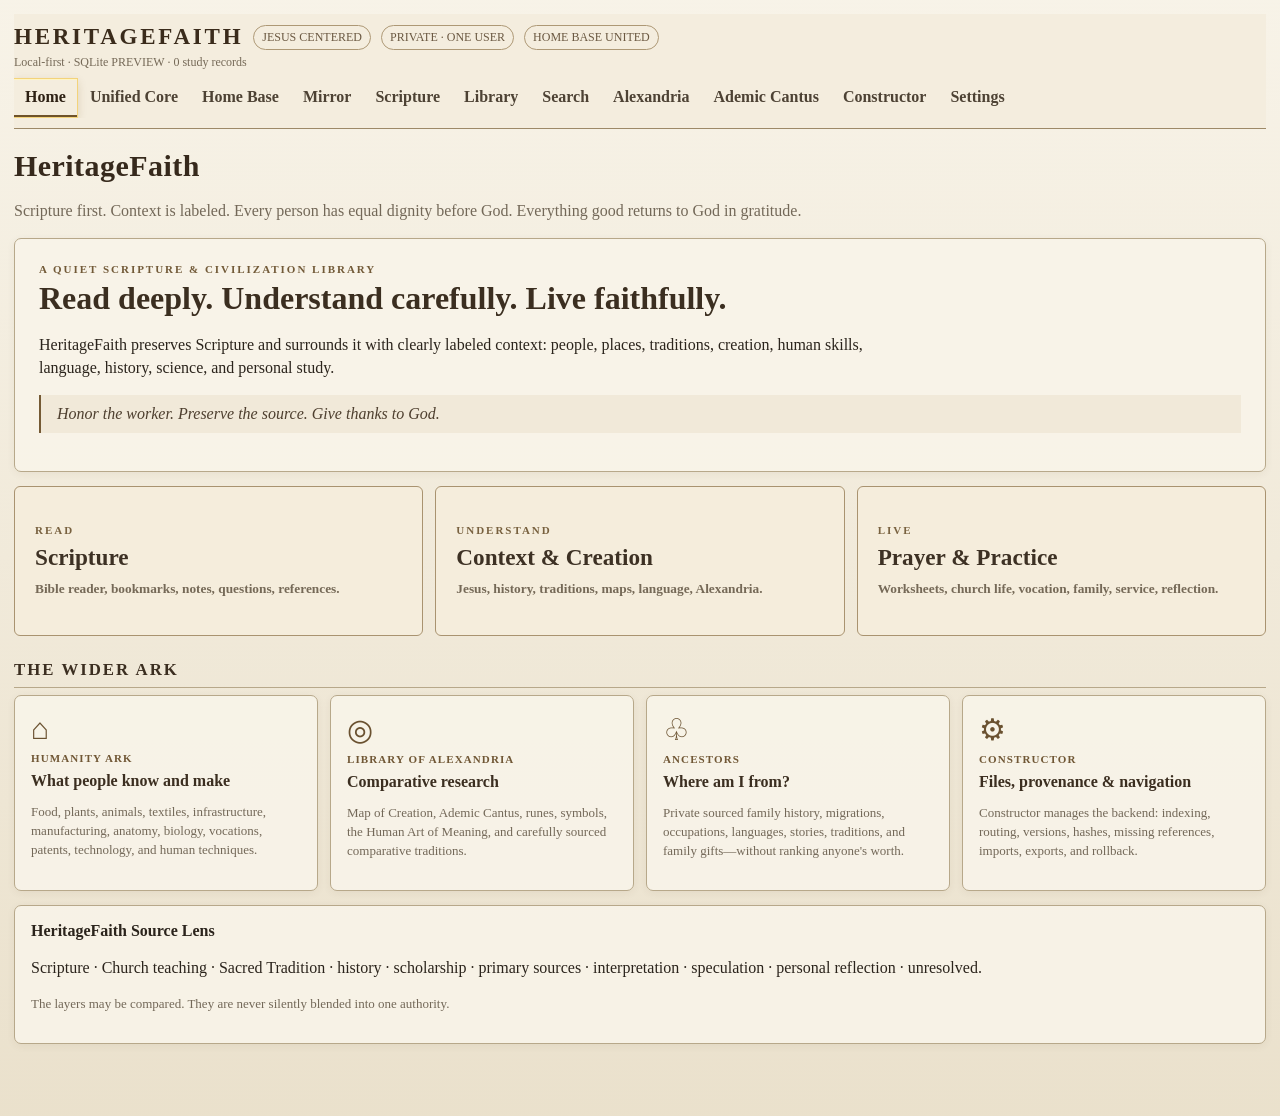
<file: app/src/main/assets/index.html>
<!doctype html>
<html lang="en">
<head>
<meta charset="utf-8">
<meta name="viewport" content="width=device-width,initial-scale=1,viewport-fit=cover">
<meta name="theme-color" content="#eee6d5">
<title>HeritageFaith</title>
<link rel="stylesheet" href="styles.css">
</head>
<body>
<div id="app" class="app">
  <header class="top">
    <div class="brandrow"><div class="brand">HERITAGEFAITH</div><span class="badge">JESUS CENTERED</span><span class="badge">PRIVATE · ONE USER</span><span class="badge">HOME BASE UNITED</span></div>
    <div id="runtimeStatus" class="status">Starting local runtime…</div>
    <nav id="nav" class="nav" aria-label="Primary"></nav>
  </header>
  <main id="view" tabindex="-1"><div class="card"><b>Opening HeritageFaith…</b><p class="muted">Preparing HeritageFaith, Home Base, Constructor, and your private library.</p></div></main>
</div>
<div id="toast" class="toast" role="status" aria-live="polite"></div>
<dialog id="sevenLeavesDialog" class="study-dialog"><form method="dialog" id="sevenLeavesForm" class="form"><div class="row"><div class="grow"><div class="tag">SEVEN COMMENTARY LEAVES</div><h2 id="sevenLeavesTitle">Passage study</h2><div id="sevenLeavesSubtitle" class="small muted"></div></div><button value="cancel" type="button" id="sevenLeavesClose">×</button></div><div id="sevenLeavesBody"></div><div class="actions"><button value="cancel" type="button" id="sevenLeavesDone">Done</button></div></form></dialog>
<dialog id="recordDialog"><form method="dialog" id="recordForm" class="form"><h2 id="recordDialogTitle">Record</h2><input type="hidden" id="recordId"><input type="hidden" id="recordType"><label>Title<input id="recordTitle" required maxlength="180"></label><label>Details<textarea id="recordBody" maxlength="50000"></textarea></label><label>Metadata JSON<textarea id="recordMeta" class="mono">{}</textarea></label><div class="actions"><button value="cancel" type="button" id="recordCancel">Cancel</button><button class="primary" value="save" type="submit">Save</button></div></form></dialog>
<script src="faith/faith-worksheets.js"></script>
<script src="faith/public-study-data.js"></script>
<script src="faith/jesus-study-data.js"></script>
<script src="faith/foundation-data.js"></script>
<script src="preview-bridge.js"></script>
<script src="app.js"></script>
</body>
</html>
</file>
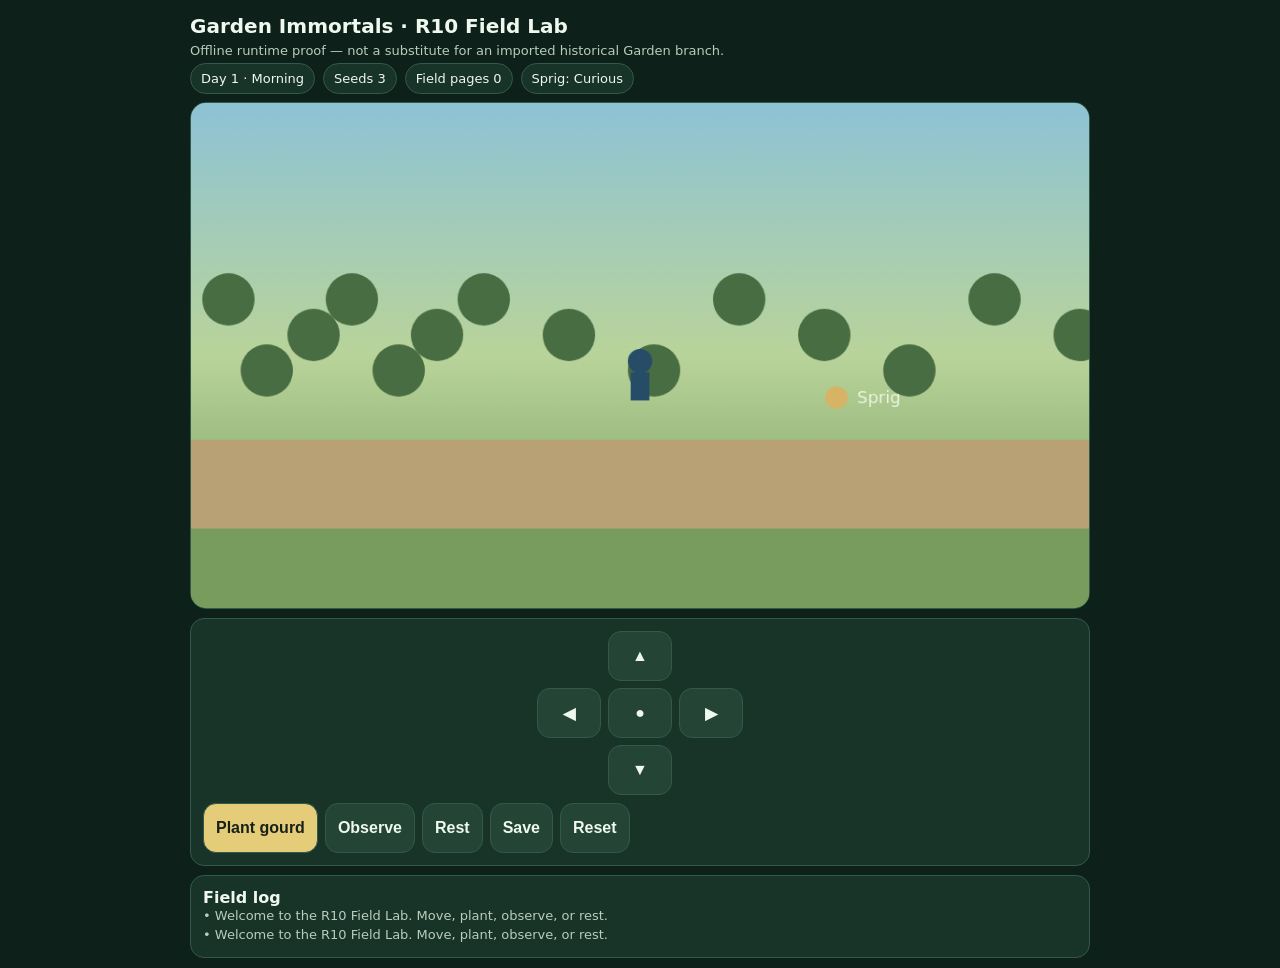
<file: app/src/main/assets/garden-test/index.html>
<!doctype html>
<html lang="en">
<head>
<meta charset="utf-8"><meta name="viewport" content="width=device-width,initial-scale=1,viewport-fit=cover"><meta name="theme-color" content="#0d2019">
<title>Garden Immortals — R10 Field Lab</title>
<style>
:root{color-scheme:dark;font-family:system-ui,sans-serif;--p:#0d2019;--c:#183328;--l:#33594a;--t:#eef8ef;--m:#b8cdbd;--a:#e5cc78}*{box-sizing:border-box}body{margin:0;background:var(--p);color:var(--t)}main{max-width:920px;margin:auto;padding:10px}.hud{display:flex;gap:8px;flex-wrap:wrap;margin-bottom:8px}.chip{background:var(--c);border:1px solid var(--l);border-radius:99px;padding:7px 10px;font-size:13px}.stage{position:relative;border:1px solid var(--l);border-radius:16px;overflow:hidden;background:#98b778;min-height:330px}canvas{width:100%;display:block;aspect-ratio:16/9;background:#88ad70}.panel{background:var(--c);border:1px solid var(--l);border-radius:14px;padding:12px;margin-top:9px}.controls{display:grid;grid-template-columns:repeat(3,64px);justify-content:center;gap:7px}.controls button,.actions button{min-height:50px;border:1px solid var(--l);border-radius:13px;background:#244535;color:var(--t);font-weight:800;font-size:16px}.controls .blank{visibility:hidden}.actions{display:flex;gap:7px;flex-wrap:wrap;margin-top:8px}.actions button{padding:8px 12px}.actions .gold{background:var(--a);color:#182118}.log{max-height:130px;overflow:auto;font-size:13px;color:var(--m);line-height:1.45}.resting{opacity:.72}h1{font-size:20px;margin:4px 0}p{margin:5px 0}.small{font-size:13px;color:var(--m)}
</style></head>
<body><main>
<h1>Garden Immortals · R10 Field Lab</h1><p class="small">Offline runtime proof — not a substitute for an imported historical Garden branch.</p>
<div class="hud"><span class="chip" id="day">Day 1 · Morning</span><span class="chip" id="seed">Seeds 3</span><span class="chip" id="pages">Field pages 0</span><span class="chip" id="mood">Sprig: Curious</span></div>
<div class="stage"><canvas id="world" width="960" height="540" aria-label="Garden field"></canvas></div>
<div class="panel"><div class="controls"><button class="blank">.</button><button data-move="up">▲</button><button class="blank">.</button><button data-move="left">◀</button><button id="center">●</button><button data-move="right">▶</button><button class="blank">.</button><button data-move="down">▼</button><button class="blank">.</button></div><div class="actions"><button id="plant" class="gold">Plant gourd</button><button id="observe">Observe</button><button id="rest">Rest</button><button id="save">Save</button><button id="reset">Reset</button></div></div>
<div class="panel"><b>Field log</b><div id="log" class="log"></div></div>
<script>
(()=>{'use strict';
const C=document.getElementById('world'),x=C.getContext('2d'),logEl=document.getElementById('log');
const base={px:480,py:300,seeds:3,pages:0,day:1,tick:0,resting:false,plants:[],logs:['Welcome to the R10 Field Lab. Move, plant, observe, or rest.']};
let s={...base,plants:[],logs:[...base.logs]};try{let q=JSON.parse(localStorage.getItem('r10-garden-field')||'null');if(q&&typeof q==='object')s={...s,...q,plants:Array.isArray(q.plants)?q.plants:[],logs:Array.isArray(q.logs)?q.logs:base.logs}}catch{}
function note(t){s.logs.unshift(t);s.logs=s.logs.slice(0,30);logEl.innerHTML=s.logs.map(v=>`<div>• ${String(v).replace(/[&<>]/g,c=>({'&':'&amp;','<':'&lt;','>':'&gt;'}[c]))}</div>`).join('')}
function hud(){document.getElementById('day').textContent=`Day ${s.day} · ${s.resting?'Resting':s.tick%3===0?'Morning':s.tick%3===1?'Afternoon':'Evening'}`;document.getElementById('seed').textContent=`Seeds ${s.seeds}`;document.getElementById('pages').textContent=`Field pages ${s.pages}`;document.getElementById('mood').textContent=`Sprig: ${s.resting?'Resting':'Curious'}`;document.body.classList.toggle('resting',s.resting)}
function draw(){x.clearRect(0,0,C.width,C.height);let g=x.createLinearGradient(0,0,0,C.height);g.addColorStop(0,'#8ec3d6');g.addColorStop(.5,'#b9d49a');g.addColorStop(1,'#6b9256');x.fillStyle=g;x.fillRect(0,0,C.width,C.height);x.fillStyle='#496d42';for(let i=0;i<14;i++){let tx=(i*91+40)%960,ty=210+(i%3)*38;x.beginPath();x.arc(tx,ty,28,0,Math.PI*2);x.fill()}x.fillStyle='#b8a174';x.fillRect(0,360,960,95);x.fillStyle='#789b5e';x.fillRect(0,455,960,85);for(const p of s.plants){x.fillStyle='#315d34';x.fillRect(p.x-3,p.y-23,6,23);x.fillStyle='#8dbe53';x.beginPath();x.arc(p.x-10,p.y-22,10,0,Math.PI*2);x.arc(p.x+10,p.y-20,10,0,Math.PI*2);x.fill()}x.fillStyle=s.resting?'#7a8c78':'#274c67';x.beginPath();x.arc(s.px,s.py-24,13,0,Math.PI*2);x.fill();x.fillRect(s.px-10,s.py-12,20,30);x.fillStyle='#d7b365';x.beginPath();x.arc(690,315,12,0,Math.PI*2);x.fill();x.fillStyle='#eaf4df';x.font='18px system-ui';x.fillText('Sprig',712,321);if(s.resting){x.fillStyle='#fff';x.font='20px system-ui';x.fillText('z z z',s.px+20,s.py-35)}}
function advance(){s.tick++;if(s.tick%9===0)s.day++;hud();draw()}
function move(dx,dy){if(s.resting){note('You are resting. Tap Rest again when you are ready to move.');return}s.px=Math.max(25,Math.min(935,s.px+dx));s.py=Math.max(250,Math.min(435,s.py+dy));advance()}
document.querySelectorAll('[data-move]').forEach(b=>b.onclick=()=>({up:()=>move(0,-22),down:()=>move(0,22),left:()=>move(-22,0),right:()=>move(22,0)})[b.dataset.move]());
document.getElementById('plant').onclick=()=>{if(s.resting)return note('Planting can wait until after rest.');if(s.seeds<1)return note('No seeds left in the field kit.');s.seeds--;s.plants.push({x:s.px,y:s.py+25});note('You planted a gourd seed. The garden can grow without forcing anyone to work.');advance()};
document.getElementById('observe').onclick=()=>{if(s.resting)return note('You quietly observe while resting. Nothing requires a task right now.');let d=Math.hypot(s.px-690,s.py-315);if(d<170){s.pages++;note('Field page recorded: Sprig approached voluntarily. No capture required.')}else note('Field note: grasses, path edges, and young trees. Move closer to Sprig for a creature observation.');advance()};
document.getElementById('rest').onclick=()=>{s.resting=!s.resting;note(s.resting?'You and Sprig take free time. Rest is a normal state, not a penalty.':'Rest finished when you chose to continue.');advance()};
document.getElementById('save').onclick=()=>{localStorage.setItem('r10-garden-field',JSON.stringify(s));note('Saved on this device.');hud();draw()};
document.getElementById('reset').onclick=()=>{if(confirm('Reset the Field Lab save?')){localStorage.removeItem('r10-garden-field');s={...base,plants:[],logs:[...base.logs]};note('Field Lab reset.');hud();draw()}};
document.addEventListener('keydown',e=>{if(e.key==='ArrowUp'||e.key==='w')move(0,-22);if(e.key==='ArrowDown'||e.key==='s')move(0,22);if(e.key==='ArrowLeft'||e.key==='a')move(-22,0);if(e.key==='ArrowRight'||e.key==='d')move(22,0)});
note(s.logs[0]);hud();draw();
})();
</script></main></body></html>
</file>
<file: app/src/main/assets/styles.css>
:root{color-scheme:dark;--bg:#071018;--panel:#0d1823;--panel2:#111f2c;--line:#25394b;--text:#edf4fb;--muted:#96a9bb;--accent:#efc866;--good:#82d9a3;--warn:#efbd79;--bad:#ef8f8f;font-family:Inter,system-ui,-apple-system,Segoe UI,sans-serif}
*{box-sizing:border-box}body{margin:0;background:var(--bg);color:var(--text);font-size:16px}button,input,textarea,select{font:inherit}button,.button{min-height:44px;border:1px solid var(--line);border-radius:12px;background:#172638;color:var(--text);padding:10px 13px;font-weight:700}button:active{transform:translateY(1px)}button.primary{background:var(--accent);color:#101820;border-color:transparent}button.ghost{background:transparent}.danger{border-color:#744;color:#ffcaca}input,textarea,select{width:100%;min-height:44px;background:#08131d;border:1px solid var(--line);color:var(--text);border-radius:10px;padding:10px 12px}textarea{min-height:100px;resize:vertical}a{color:#9ecbff}.app{max-width:1200px;margin:auto;padding:14px 14px 72px}.top{position:sticky;top:0;z-index:20;background:rgba(7,16,24,.96);backdrop-filter:blur(10px);padding:10px 0;border-bottom:1px solid var(--line)}.brandrow{display:flex;align-items:center;gap:10px;flex-wrap:wrap}.brand{font-weight:900;letter-spacing:.04em}.badge{font-size:12px;border:1px solid var(--line);border-radius:99px;padding:4px 8px;color:var(--muted)}.status{font-size:12px;color:var(--muted);margin-top:5px}.nav{display:flex;gap:7px;overflow-x:auto;padding:9px 0 1px;scrollbar-width:none}.nav button{white-space:nowrap;background:transparent;padding:8px 10px;min-height:38px}.nav button.active{border-color:var(--accent);color:var(--accent)}h1{font-size:25px;margin:20px 0 7px}h2{font-size:19px;margin:17px 0 7px}h3{font-size:16px;margin:8px 0}p{line-height:1.45}.muted{color:var(--muted)}.small{font-size:13px}.grid{display:grid;grid-template-columns:repeat(auto-fit,minmax(210px,1fr));gap:10px}.card{background:var(--panel);border:1px solid var(--line);border-radius:14px;padding:14px;min-width:0}.card.clickable{cursor:pointer}.card .tag{font-size:11px;color:var(--accent);font-weight:800;letter-spacing:.08em}.row{display:flex;gap:8px;align-items:center;flex-wrap:wrap}.grow{flex:1;min-width:180px}.actions{display:flex;gap:7px;flex-wrap:wrap;margin-top:10px}.metric{font-size:26px;font-weight:900}.form{display:grid;gap:9px}.split{display:grid;grid-template-columns:minmax(0,1fr) minmax(280px,.7fr);gap:12px}.mono,pre,code{font-family:ui-monospace,SFMono-Regular,Menlo,monospace}pre{white-space:pre-wrap;word-break:break-word;background:#061018;border:1px solid var(--line);border-radius:10px;padding:12px;max-height:420px;overflow:auto}.toast{position:fixed;left:50%;bottom:20px;transform:translateX(-50%);max-width:min(92vw,620px);background:#172638;border:1px solid var(--line);border-radius:12px;padding:11px 14px;z-index:99;display:none}.toast.show{display:block}.state{font-size:11px;font-weight:900;border-radius:99px;padding:4px 7px;border:1px solid var(--line)}.state.NATIVE{color:var(--good)}.state.DEVICE_ADAPTER{color:var(--warn)}.state.NETWORK_ADAPTER{color:#9ecbff}.state.IMPORT_REQUIRED{color:#d5adff}.matrix{display:grid;grid-template-columns:repeat(12,minmax(58px,1fr));gap:5px;overflow-x:auto;padding-bottom:8px}.cell{min-width:58px;aspect-ratio:1/1;padding:5px;border-radius:9px;font-size:10px;display:flex;flex-direction:column;justify-content:space-between;background:#0c1b28}.cell b{font-size:13px;color:var(--accent)}.list{display:grid;gap:8px}.item{border-bottom:1px solid var(--line);padding:10px 0}.item:last-child{border-bottom:0}.notice{border-left:3px solid var(--accent);padding:10px 12px;background:#111d27;border-radius:8px}.good{color:var(--good)}.bad{color:var(--bad)}.warn{color:var(--warn)}dialog{border:1px solid var(--line);border-radius:14px;background:var(--panel2);color:var(--text);width:min(92vw,640px)}dialog::backdrop{background:rgba(0,0,0,.7)}
@media(max-width:700px){.split{grid-template-columns:1fr}.grid{grid-template-columns:1fr 1fr}.app{padding-left:10px;padding-right:10px}.card{padding:12px}}
@media(max-width:420px){.grid{grid-template-columns:1fr}.grow{min-width:0}.brandrow{align-items:flex-start}.matrix{grid-template-columns:repeat(12,56px)}}
@media(prefers-reduced-motion:reduce){*{scroll-behavior:auto!important;transition:none!important;animation:none!important}}

.physical-book{display:flex;gap:16px;align-items:flex-start;margin:12px 0 16px}.library-cover{width:min(30vw,190px);max-height:280px;object-fit:cover;border-radius:10px;border:1px solid var(--line);box-shadow:0 10px 28px rgba(0,0,0,.35)}@media(max-width:560px){.physical-book{flex-direction:column}.library-cover{width:150px;align-self:center}}


/* Historical base theme; superseded by the HeritageFaith V19 quiet parchment layer below. */
:root{color-scheme:light;--bg:#f5f0e5;--panel:#fffdf8;--panel2:#fffaf0;--line:#b88622;--text:#172033;--muted:#697081;--accent:#b78416;--good:#2f7d56;--warn:#a56516;--bad:#a13e3e;font-family:Georgia,"Times New Roman",Inter,system-ui,sans-serif}
body{background:radial-gradient(circle at 50% -10%,#fff 0,#faf5e9 38%,#eee2c8 100%);color:var(--text)}
.top{background:rgba(255,253,248,.96);border-bottom:2px solid #c99b37;box-shadow:0 5px 18px rgba(100,70,15,.12)}
.brand{font-family:Georgia,"Times New Roman",serif;font-size:20px;color:#79530a;text-shadow:0 1px #fff}
.badge{border-color:#cfab55;background:linear-gradient(#fffdf8,#f2e4c2);color:#76560f}
.nav button{color:#352d20;border-color:#d7bd82;background:linear-gradient(#fff,#f7f0df);box-shadow:inset 0 1px 0 #fff,0 2px 5px rgba(90,65,20,.08)}
.nav button.active{background:linear-gradient(#fff7d8,#e8bb54);border-color:#9a690b;color:#5c3a00;box-shadow:inset 0 1px 0 #fff5c4,0 0 0 1px #f3d37b,0 3px 9px rgba(112,76,7,.22)}
.card{position:relative;background:linear-gradient(145deg,#ffffff 0,#fffdf8 55%,#f6ecd3 100%);border:2px solid #c99a34;box-shadow:inset 0 0 0 1px #fff8da,inset 0 -3px 9px rgba(150,105,20,.10),0 7px 18px rgba(77,54,15,.12)}
.card:before{content:"";position:absolute;inset:4px;border:1px solid rgba(184,134,34,.28);border-radius:10px;pointer-events:none}
.card .tag{color:#8c5f08}button,.button{background:linear-gradient(#fffdf7,#efe2c4);color:#35280d;border:2px solid #b98520;box-shadow:inset 0 1px 0 #fff,0 3px 7px rgba(93,64,13,.13)}
button.primary{background:linear-gradient(#efca6b,#a96f09);color:#fffdf6;border-color:#8c5b05;text-shadow:0 1px 1px #5c3900;box-shadow:inset 0 1px 0 #fff0ad,0 4px 10px rgba(98,62,3,.25)}
input,textarea,select{background:#fffefa;color:#172033;border:1px solid #c6a154;box-shadow:inset 0 1px 4px rgba(86,59,12,.08)}
.notice{border-left:4px solid #b88622;background:linear-gradient(90deg,#fff4cf,#fffdf8);box-shadow:inset 0 0 0 1px rgba(184,134,34,.15)}
h1,h2,h3{font-family:Georgia,"Times New Roman",serif;color:#2a2318}h1{color:#7c5509}.metric{color:#8b600a}.toast{background:#fff8e9;color:#241d13;border:2px solid #ba8623}.state{background:#fff9ec;border-color:#c89a3e}.state.NATIVE{color:#286946}.state.IMPORT_REQUIRED{color:#7e4c96}
dialog{background:#fffdf8;color:#172033;border:2px solid #b88622}.item{border-bottom-color:#dec99a}pre{background:#f8f0df;color:#182036;border-color:#c99a34}
.ark-book,.bible-hero{overflow:hidden}.ark-book:after,.bible-hero:after{content:"✦";position:absolute;right:12px;top:8px;color:#c99528;font-size:22px;text-shadow:0 1px #fff}.bible-hero{display:flex;gap:18px;align-items:flex-start}.bible-cover-stack{width:min(36vw,270px);flex:0 0 auto}.bible-illustrated{width:100%;border-radius:12px;border:3px solid #b47b13;box-shadow:0 12px 24px rgba(64,42,6,.23),inset 0 0 0 1px #f4db8d}.bible-photo-row{display:grid;grid-template-columns:1fr 1fr;gap:7px;margin-top:8px}.bible-photo-row img{width:100%;aspect-ratio:4/5;object-fit:cover;border-radius:8px;border:1px solid #b88622;box-shadow:0 4px 9px rgba(54,39,11,.14)}
details{margin:14px 0}summary{cursor:pointer;padding:10px 12px;border:1px solid #c99a34;border-radius:10px;background:linear-gradient(#fff9e9,#f0dfb9);color:#664407;font-family:Georgia,"Times New Roman",serif;font-size:18px;box-shadow:0 3px 8px rgba(80,55,10,.09)}details[open] summary{margin-bottom:10px}.resolution-note{margin:8px 0;padding:10px 12px;border-left:4px solid #b88622;background:#fff7dc;border-radius:7px}.question-card{padding:12px;background:rgba(255,255,255,.38);border-radius:8px}.physical-book .library-cover{border:3px solid #b88622;box-shadow:0 10px 28px rgba(70,45,5,.22)}
@media(max-width:700px){.bible-hero{flex-direction:column}.bible-cover-stack{width:min(75vw,300px);align-self:center}}

/* Scripture Context Atlas styles */
.bible-metrics{margin:12px 0}.seven-leaf-grid{display:grid;grid-template-columns:repeat(auto-fit,minmax(240px,1fr));gap:10px;margin-top:12px}.commentary-leaf{position:relative;padding-left:18px}.commentary-leaf .leaf-number{width:34px;height:34px;border-radius:50%;display:grid;place-items:center;background:radial-gradient(circle at 35% 28%,#ffe9a2,#bf8111 68%,#805000);color:#fff;font-weight:900;border:2px solid #8b5b06;box-shadow:inset 0 1px 1px #fff3b8,0 3px 7px rgba(91,57,5,.22);margin-bottom:7px}.commentary-leaf ul{padding-left:20px;margin:7px 0 10px}.commentary-leaf li{margin:5px 0;line-height:1.35}.bible-reader-results{max-height:720px;overflow:auto;padding-right:3px}.reader-heading{position:sticky;top:0;z-index:2;background:linear-gradient(#fff8dc,#ecd09a);border:1px solid #b88622;border-radius:8px;padding:8px 10px;margin-bottom:7px;font-family:Georgia,"Times New Roman",serif;font-weight:800;color:#654406}.bible-verse{position:relative;padding:10px 8px 11px;border-bottom:1px solid #dfcc9f;line-height:1.5}.bible-verse:last-child{border-bottom:0}.bible-verse .verse-ref{font-size:12px;font-weight:800;color:#8a620d;margin-bottom:3px}.bible-verse .verse-text{font-family:Georgia,"Times New Roman",serif;font-size:17px}.bible-verse.red-letter .verse-text{color:#a4161a}.bible-verse.red-letter .verse-ref{color:#8e1115}.red-letter-label{color:#a4161a}.mini{min-height:30px;padding:4px 8px;font-size:11px;margin-top:6px}.red-letter-toggle{align-items:center!important;gap:8px}.table-wrap{overflow:auto;background:#fffdf8;border:2px solid #c99a34;border-radius:12px;box-shadow:0 5px 14px rgba(77,54,15,.10)}.atlas-table{width:100%;border-collapse:collapse;min-width:920px}.atlas-table th,.atlas-table td{padding:9px 10px;border-bottom:1px solid #dfcc9f;border-right:1px solid #eee0bd;vertical-align:top;text-align:left}.atlas-table th{position:sticky;top:0;background:linear-gradient(#f4d98f,#d2a23f);color:#493000;font-family:Georgia,"Times New Roman",serif;z-index:1}.atlas-table tr:nth-child(even) td{background:#fffbf1}.timeline{display:grid;gap:9px}.timeline-event{display:flex;gap:12px;align-items:flex-start;padding:11px 12px;border:2px solid #c99a34;border-radius:12px;background:linear-gradient(145deg,#fff,#fff9e9);box-shadow:inset 0 0 0 1px #fff5cd,0 4px 10px rgba(72,50,12,.08)}.timeline-year{flex:0 0 150px;font-weight:900;color:#865b08;font-family:Georgia,"Times New Roman",serif}.timeline-event:before{content:"✦";color:#bc861b;margin-top:1px}.bible-source-chip{display:inline-block;border:1px solid #bd8d2f;border-radius:99px;padding:2px 7px;background:#fff5d9;font-size:11px}.bible-hero .tag:before{content:"✠ ";color:#b88622}@media(max-width:700px){.timeline-event{display:grid;grid-template-columns:auto 1fr}.timeline-year{grid-column:2;flex-basis:auto}.seven-leaf-grid{grid-template-columns:1fr}}

/* Public study module styles */
.faith-home-hero{display:flex;gap:18px;align-items:center;overflow:hidden;border:2px solid #b88622;background:linear-gradient(135deg,#fffdf5,#f2e3b4)}
.faith-home-hero img{width:42%;max-height:330px;object-fit:cover;border-radius:14px;border:2px solid #b88622}
.worksheet-shell{max-width:900px;margin:0 auto;background:#fffef9;border:2px solid #b88622}.worksheet-cross{text-align:center;font-size:38px;color:#b88622}.worksheet-shell>h2{text-align:center;font-family:Georgia,serif;color:#17314d}.worksheet-wheel{display:grid;grid-template-columns:repeat(4,1fr);gap:8px;margin:16px 0}.worksheet-wheel>div{padding:14px 8px;text-align:center;border:1px solid #b88622;border-radius:999px;background:#fff8dd;font-weight:700;color:#17314d}@media(max-width:700px){.faith-home-hero{display:block}.faith-home-hero img{width:100%;margin-top:12px}.worksheet-wheel{grid-template-columns:repeat(2,1fr)}}


/* Living Church / Living Tradition module styles */
.faith-module-grid{display:grid;grid-template-columns:repeat(auto-fit,minmax(210px,1fr));gap:12px}.faith-module{cursor:pointer;min-height:170px}.module-icon{font-size:34px;color:#ad7813;margin-bottom:6px}.study-lab-grid{grid-template-columns:repeat(auto-fit,minmax(280px,1fr))}.logic-path{display:flex;flex-wrap:wrap;gap:7px;align-items:center}.logic-path span,.chip-cloud span{display:inline-flex;padding:6px 9px;border:1px solid #c49a42;border-radius:999px;background:#fff8df;color:#533a09;font-size:12px}.logic-path b{color:#ad7813}.chip-cloud{display:flex;flex-wrap:wrap;gap:7px}.role-grid,.tradition-grid{grid-template-columns:repeat(auto-fit,minmax(260px,1fr))}.role-card{display:flex;flex-direction:column;gap:7px}.role-limit{border-left:3px solid #b88622;background:#fff5d5;padding:8px 10px;border-radius:6px}.church-structure{max-width:900px}

/* V15 Scripture Reader */
.public-scripture-shell{border:2px solid var(--gold,#b58a2b);box-shadow:0 12px 32px rgba(0,0,0,.15);margin:16px 0}.scripture-install-grid{grid-template-columns:minmax(260px,.8fr) minmax(260px,1.2fr)}.progress-track{height:10px;border-radius:999px;background:#ddd5c4;overflow:hidden;border:1px solid #b58a2b}.progress-track span{display:block;height:100%;background:linear-gradient(90deg,#9d741b,#e3bd58);transition:width .25s}.public-reader-controls{display:grid;grid-template-columns:minmax(180px,1fr) 120px minmax(150px,.8fr);gap:10px;align-items:end;margin-top:14px}.public-reader-controls .actions{grid-column:1/-1}.inline-search{display:grid;grid-template-columns:1fr auto;gap:10px;align-items:end}.public-reader-layout{display:grid;grid-template-columns:minmax(0,2.2fr) minmax(230px,.8fr);gap:14px;margin-top:14px}.bible-reader-results{min-height:220px}.bible-verse{background:#fffdf8;border:1px solid #d9c994;border-radius:10px;padding:12px;margin:0 0 9px}.bible-verse.red-letter .verse-text{color:#9b1c1c}.verse-ref{font-weight:700;color:#6c5018;margin-bottom:6px}.verse-text{font-family:Georgia,'Times New Roman',serif;font-size:1.04rem;line-height:1.55}.study-context{position:sticky;top:10px;align-self:start}.context-group{margin:12px 0}.reader-heading{font-family:Georgia,'Times New Roman',serif;font-weight:700;font-size:1.35rem;color:#0a223a;margin:8px 0 12px}@media(max-width:800px){.scripture-install-grid,.public-reader-layout,.public-reader-controls{grid-template-columns:1fr}.study-context{position:static}.inline-search{grid-template-columns:1fr}}

/* Jesus Study Engine styles */
.jesus-center-hero{display:flex;gap:18px;align-items:center;background:linear-gradient(135deg,#fffdf7,#f7edd1);border-color:#c8a451}.jesus-center-hero h2{font-size:1.8rem;margin:.25rem 0}.jesus-study-mark{width:118px;max-height:150px;object-fit:contain}.study-index-tabs{display:flex;gap:8px;flex-wrap:wrap;margin:12px 0}.study-index-grid{grid-template-columns:repeat(auto-fit,minmax(235px,1fr))}.scripture-ref{font-family:Georgia,serif;color:#7b5b16;font-weight:700}.jesus-speech-hint{font-size:.62rem;letter-spacing:.09em;border:1px solid #9b1c1c;color:#9b1c1c;border-radius:999px;padding:2px 6px;margin-left:6px}.target-verse{outline:3px solid #d4ad4b;box-shadow:0 0 0 6px rgba(212,173,75,.16)}.study-dialog{width:min(900px,96vw);max-height:92vh;border:1px solid #b58a2b;border-radius:14px;padding:0;background:#fffdf8;color:#111}.study-dialog::backdrop{background:rgba(2,10,18,.72)}.study-dialog form{padding:18px;max-height:88vh;overflow:auto}.leaf-editor{border:1px solid #d8c58d;border-radius:12px;padding:14px;margin:12px 0;background:#fff}.leaf-editor textarea{min-height:150px}.leaf-editor .primary{margin-top:6px}@media(max-width:680px){.jesus-center-hero{align-items:flex-start}.jesus-study-mark{width:82px}.study-index-grid{grid-template-columns:1fr}}

/* HeritageFaith V19 Foundation — quiet parchment / leather interface */
:root{
  --bg:#eee6d5;--panel:#f8f2e4;--panel2:#f4ecd9;--line:#b6a27d;--text:#2b241c;--muted:#6e6252;--accent:#6f532a;
  --good:#48664a;--warn:#8a642d;--bad:#874e49;color-scheme:light;font-family:Georgia,"Times New Roman",serif
}
body{background:linear-gradient(rgba(247,242,230,.92),rgba(233,223,201,.94)),repeating-linear-gradient(0deg,rgba(80,62,37,.025) 0,rgba(80,62,37,.025) 1px,transparent 1px,transparent 4px);color:var(--text)}
.app{max-width:1280px}.top{background:rgba(244,237,221,.97);border-bottom:1px solid #9d8968;box-shadow:none}.brand{font-size:23px;letter-spacing:.12em;color:#3a2b1b;text-shadow:none}.badge{background:transparent;border:1px solid #ad9875;color:#6b5942}.status{color:#756957}
.nav{gap:2px}.nav button{background:transparent!important;box-shadow:none;border:0;border-bottom:2px solid transparent;border-radius:0;color:#4d4234;padding:8px 11px;font-weight:600}.nav button.active{border-color:#6f532a;color:#2e2114}
h1{font-size:30px;color:#36291c;letter-spacing:.015em}h2{color:#3b2e20}h3{color:#3b2e20}.muted{color:#736858}
.card{background:rgba(249,244,233,.9);border:1px solid #b7a88a;border-radius:7px;box-shadow:0 2px 8px rgba(60,43,20,.06);padding:16px}.card:before{display:none}.card .tag,.tag{color:#705735;letter-spacing:.1em}
button,.button{background:#f1e8d5;color:#3d3124;border:1px solid #9f8968;border-radius:6px;box-shadow:none;text-shadow:none;font-family:Georgia,"Times New Roman",serif}button:hover{background:#e9ddc6}button.primary{background:#5f4930;color:#fffaf0;border-color:#4e3924;box-shadow:none;text-shadow:none}
input,textarea,select{background:#fffaf0;color:#2c241b;border:1px solid #ab9877;border-radius:5px;box-shadow:inset 0 1px 2px rgba(60,43,20,.05);font-family:Georgia,"Times New Roman",serif}.notice{background:#f2ead9;border-left:3px solid #745b39;box-shadow:none}.toast{background:#f9f2e4;color:#2c241b;border:1px solid #887354;border-radius:5px}.state{background:transparent;border-color:#9d8968}.item{border-bottom-color:#d2c4aa}pre{background:#eee5d3;color:#30271f;border-color:#b09d7a;border-radius:5px}
blockquote{margin:14px 0;padding:10px 16px;border-left:2px solid #755a35;color:#4e3f2f;font-style:italic;background:rgba(231,220,198,.45)}
.eyebrow{font-size:11px;letter-spacing:.18em;color:#725a38;font-weight:700}.home-covenant{padding:24px}.home-covenant h2{font-size:2rem;margin:.3rem 0}.home-covenant p{max-width:850px}.three-doors{display:grid;grid-template-columns:repeat(3,1fr);gap:12px;margin:14px 0 24px}.door{text-align:left;min-height:150px;padding:20px;background:#f5eddc;border:1px solid #a99370}.door span{display:block;font-size:11px;letter-spacing:.18em;color:#78613f}.door b{display:block;font-size:1.45rem;margin:8px 0}.door small{display:block;color:#756957;line-height:1.45}.section-rule{font-size:1.05rem;letter-spacing:.12em;text-transform:uppercase;border-bottom:1px solid #b7a88a;padding-bottom:7px}.faith-module{cursor:pointer;min-height:190px}.module-icon{color:#6a5130;font-size:30px}.source-lens{margin-top:14px}.feature-grid{grid-template-columns:repeat(auto-fit,minmax(240px,1fr))}.route-card{cursor:pointer}.route-card button{margin-top:auto}.authority-list{columns:2;column-gap:30px}.authority-list li{margin:6px 0}.alexandria-grid,.humanity-grid{grid-template-columns:repeat(auto-fit,minmax(240px,1fr))}.creation-path{display:flex;flex-wrap:wrap;gap:7px;align-items:center;margin:12px 0}.creation-path span{padding:7px 10px;border:1px solid #ad9977;background:#f5eddb;border-radius:5px;font-size:13px}.creation-path b{color:#6f532a}.creation-grid{grid-template-columns:repeat(auto-fit,minmax(260px,1fr))}.participate{border-top:1px solid #d4c5aa;padding-top:9px;margin-top:9px}.two-col{display:grid;grid-template-columns:1fr 1fr;gap:9px}.cantus-workbench{grid-template-columns:minmax(0,1.25fr) minmax(280px,.75fr)}.rune-output{align-self:start}.rune-canvas{height:290px;display:grid;place-items:center;border:1px dashed #9f8a68;background:#f4ecd9;color:#4d3922;margin:10px 0}.rune-canvas svg{width:240px;height:240px}.cantus-expansion{max-height:360px}.rune-row{display:grid;grid-template-columns:repeat(8,1fr);gap:6px;margin:15px 0}.rune-row span{display:grid;place-items:center;padding:8px 3px;border:1px solid #b5a180;background:#f5eddb}.rune-row b{font-size:28px;font-weight:400}.rune-row small{font-size:10px;color:#74634d}.course-thesis{max-width:900px}.course-list{display:grid;gap:8px}.course-list article{display:flex;gap:16px;align-items:flex-start}.course-no{width:38px;height:38px;display:grid;place-items:center;border:1px solid #8f7957;border-radius:50%;flex:0 0 auto;font-weight:700}.humanity-card{display:flex;flex-direction:column}.humanity-card .actions{margin-top:auto}.status-ladder{display:flex;flex-wrap:wrap;gap:5px}.status-ladder span{border:1px solid #ad9977;padding:5px 7px;font-size:10px;letter-spacing:.05em}.tech-degree{font-size:1.2rem;font-weight:700;min-width:30px}.method-cycle{padding:9px;border:1px solid #c2b08f;background:#f3ead7;font-size:13px;line-height:1.5}.constructor-stats{grid-template-columns:repeat(3,1fr)}.jesus-mark{font-size:84px;color:#6c5332;line-height:1;padding:10px 20px}.jesus-center-hero{background:#f5eddc;border:1px solid #aa9673;box-shadow:none}.public-scripture-shell,.bible-verse,.leaf-editor,.timeline-event,.table-wrap{box-shadow:none}.public-scripture-shell{border:1px solid #a99370}.bible-verse{border:1px solid #c9b99d;background:#fffaf0}.reader-heading{background:#eee2c8;border:1px solid #aa9673}.study-context{position:sticky;top:10px}.chip-cloud span,.logic-path span{border:1px solid #aa9673;background:#f5eddc;color:#493a29;border-radius:5px}.study-dialog{background:#f7f0e2;border:1px solid #9f8968}.leaf-editor{background:#fffaf0;border:1px solid #c0ac8b}.worksheet-shell{background:#f8f1e3;border:1px solid #9f8968}.worksheet-wheel>div{border:1px solid #a58e69;background:#f2e6ce;color:#3a2f24;border-radius:5px}
@media(max-width:800px){.three-doors{grid-template-columns:1fr}.authority-list{columns:1}.cantus-workbench,.constructor-stats{grid-template-columns:1fr}.rune-row{grid-template-columns:repeat(6,1fr)}}
@media(max-width:560px){.two-col{grid-template-columns:1fr}.rune-row{grid-template-columns:repeat(4,1fr)}.home-covenant{padding:16px}}

.setting-row{display:grid;grid-template-columns:auto 1fr;gap:.75rem;align-items:start;padding:.8rem 0;border-bottom:1px solid rgba(80,60,35,.14)}
.setting-row input{margin-top:.3rem;transform:scale(1.2)}
.setting-row small{display:block;color:var(--muted,#6d6256);margin-top:.18rem;line-height:1.35}


/* V23 quiet paged Scripture reader */
.public-reader-controls{grid-template-columns:repeat(auto-fit,minmax(145px,1fr));align-items:end}
.scripture-paper-page{
  position:relative;background:#fffaf0;border:1px solid rgba(135,107,65,.35);
  border-radius:3px;padding:clamp(22px,5vw,54px);min-height:62vh;
  box-shadow:0 12px 30px rgba(61,43,30,.10),inset 0 0 45px rgba(139,106,58,.035);
  transform-origin:left center;overflow:hidden
}
.reader-running-head,.reader-running-foot{display:flex;justify-content:space-between;gap:16px;font-size:.78rem;letter-spacing:.08em;color:var(--muted);border-bottom:1px solid rgba(120,95,60,.18);padding-bottom:9px;margin-bottom:18px}
.reader-running-foot{border-bottom:0;border-top:1px solid rgba(120,95,60,.18);padding-top:10px;margin:22px 0 0}
.reader-page-nav{display:grid;grid-template-columns:1fr auto 1fr;align-items:center;gap:12px;margin-top:14px}
.reader-page-nav button:last-child{justify-self:end}.reader-page-number{text-align:center}
.inline-verse-number{font-size:.64em;color:var(--gold);padding-right:.2em}
.reader-hide-number{display:none}
.page-turn-next{animation:heritagePageNext .28s ease-out}.page-turn-prev{animation:heritagePagePrev .28s ease-out}
@keyframes heritagePageNext{from{opacity:.55;transform:perspective(1000px) rotateY(-2deg) translateX(7px)}to{opacity:1;transform:none}}
@keyframes heritagePagePrev{from{opacity:.55;transform:perspective(1000px) rotateY(2deg) translateX(-7px)}to{opacity:1;transform:none}}
@media(prefers-reduced-motion:reduce){.page-turn-next,.page-turn-prev{animation:none}}
.library-index-controls{display:grid;grid-template-columns:2fr repeat(4,minmax(120px,1fr));gap:10px;margin:16px 0}
.legacy-date{font-size:1.2rem}
@media(max-width:820px){.library-index-controls{grid-template-columns:1fr 1fr}.reader-page-nav{grid-template-columns:1fr 1fr}.reader-page-number{grid-column:1/-1;grid-row:1}.scripture-paper-page{min-height:58vh;padding:22px 18px}}


/* V25 Unified Core */
.route-card{text-align:left;width:100%;cursor:pointer}
.core-search{margin:18px 0}
.universal-text-viewer{white-space:pre-wrap;word-break:break-word;max-height:72vh;overflow:auto;padding:18px;background:rgba(255,250,240,.72);border:1px solid rgba(120,90,50,.18);font-size:.9rem;line-height:1.45}
.route-atlas-matrix{margin:18px 0}

.import-all-card{border-width:2px}.import-all-card .primary{font-size:1.08rem;padding:15px 18px}

.mirror-excerpt{font-style:italic;opacity:.82;border-left:3px solid rgba(120,90,50,.25);padding-left:12px}
</file>
